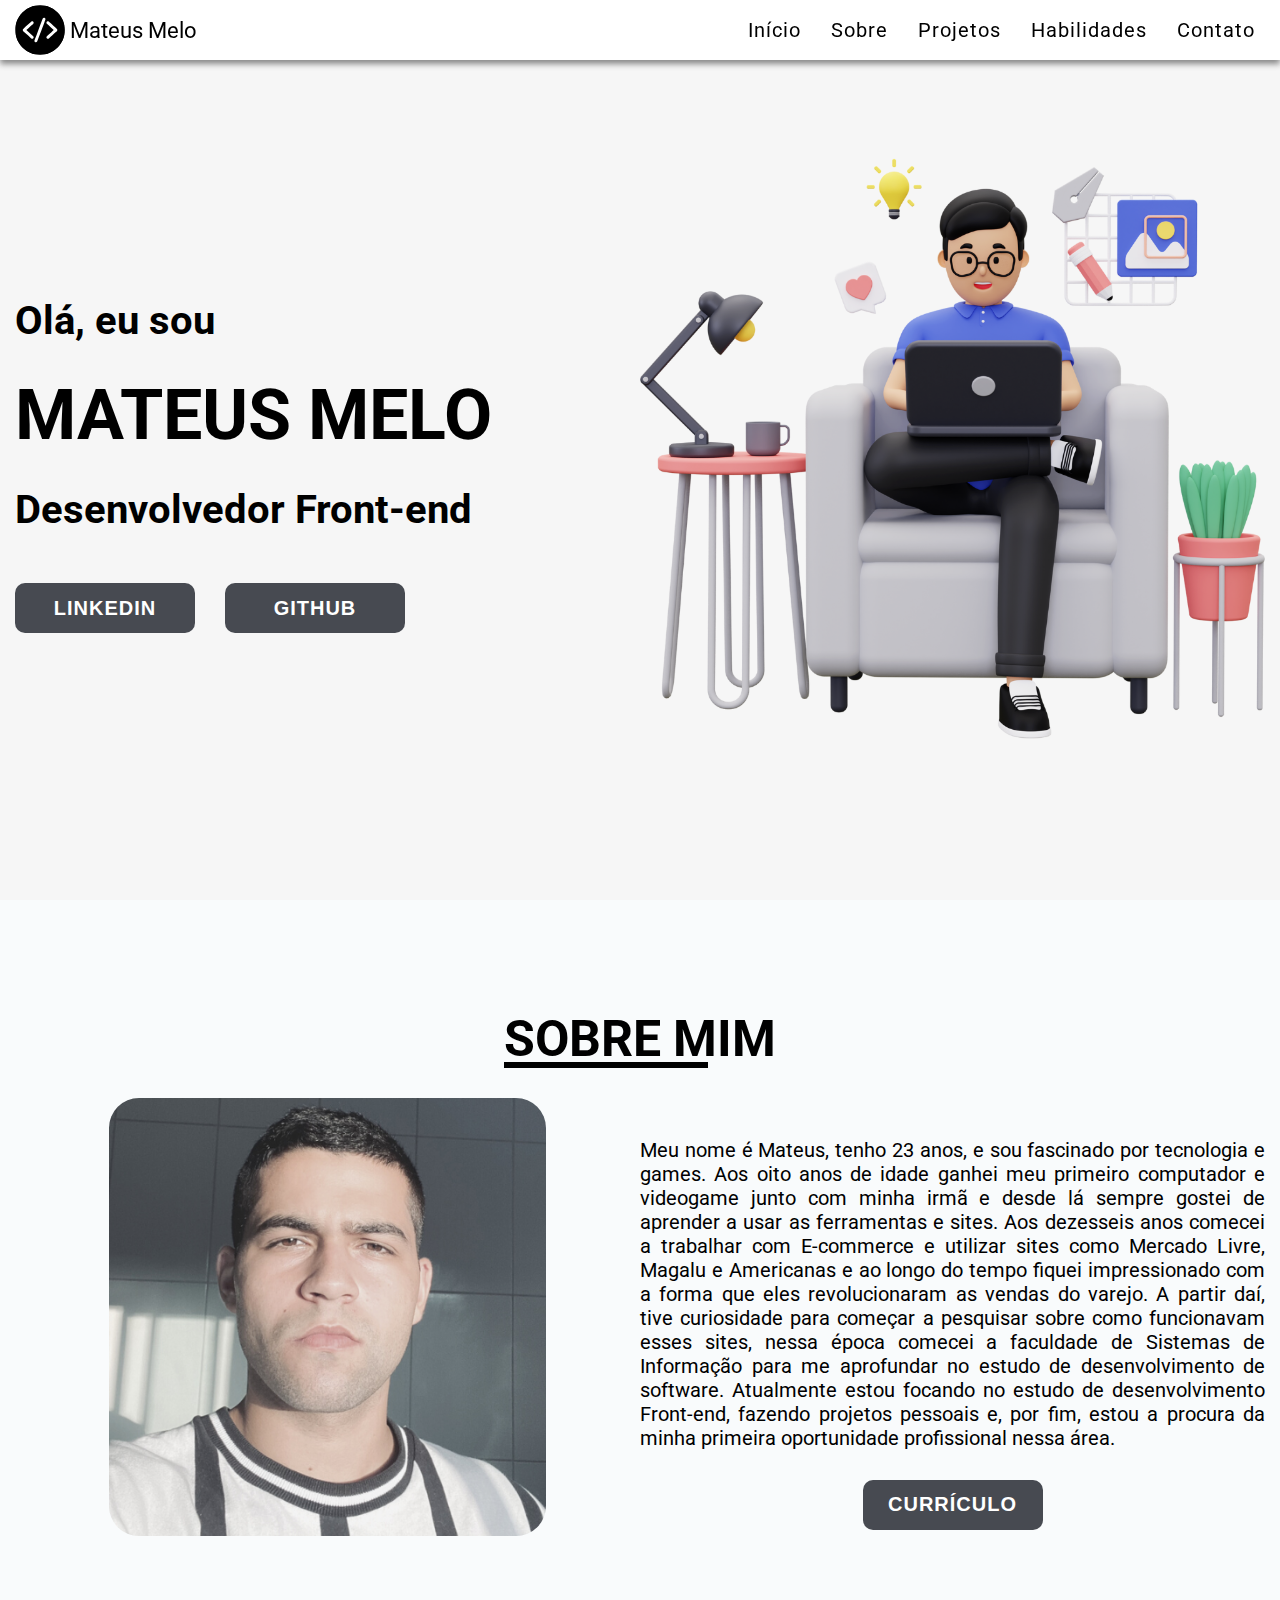
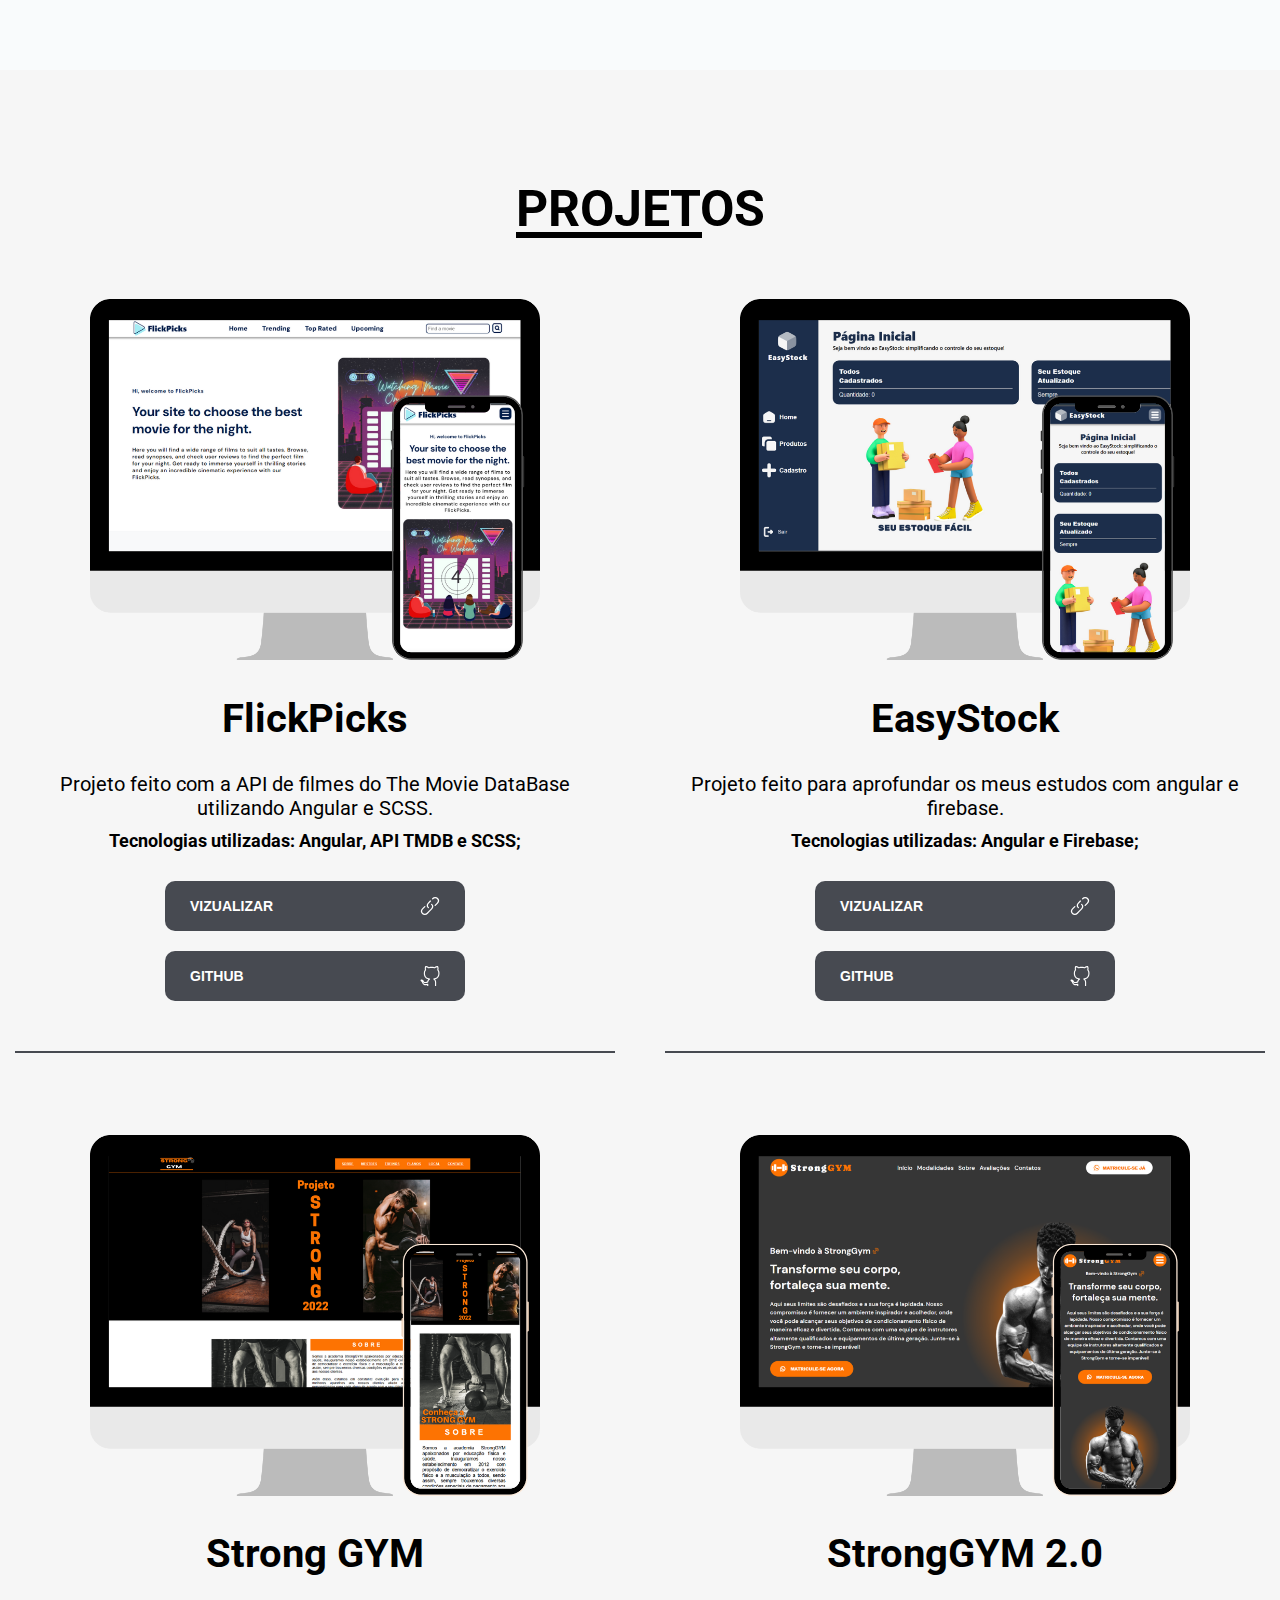
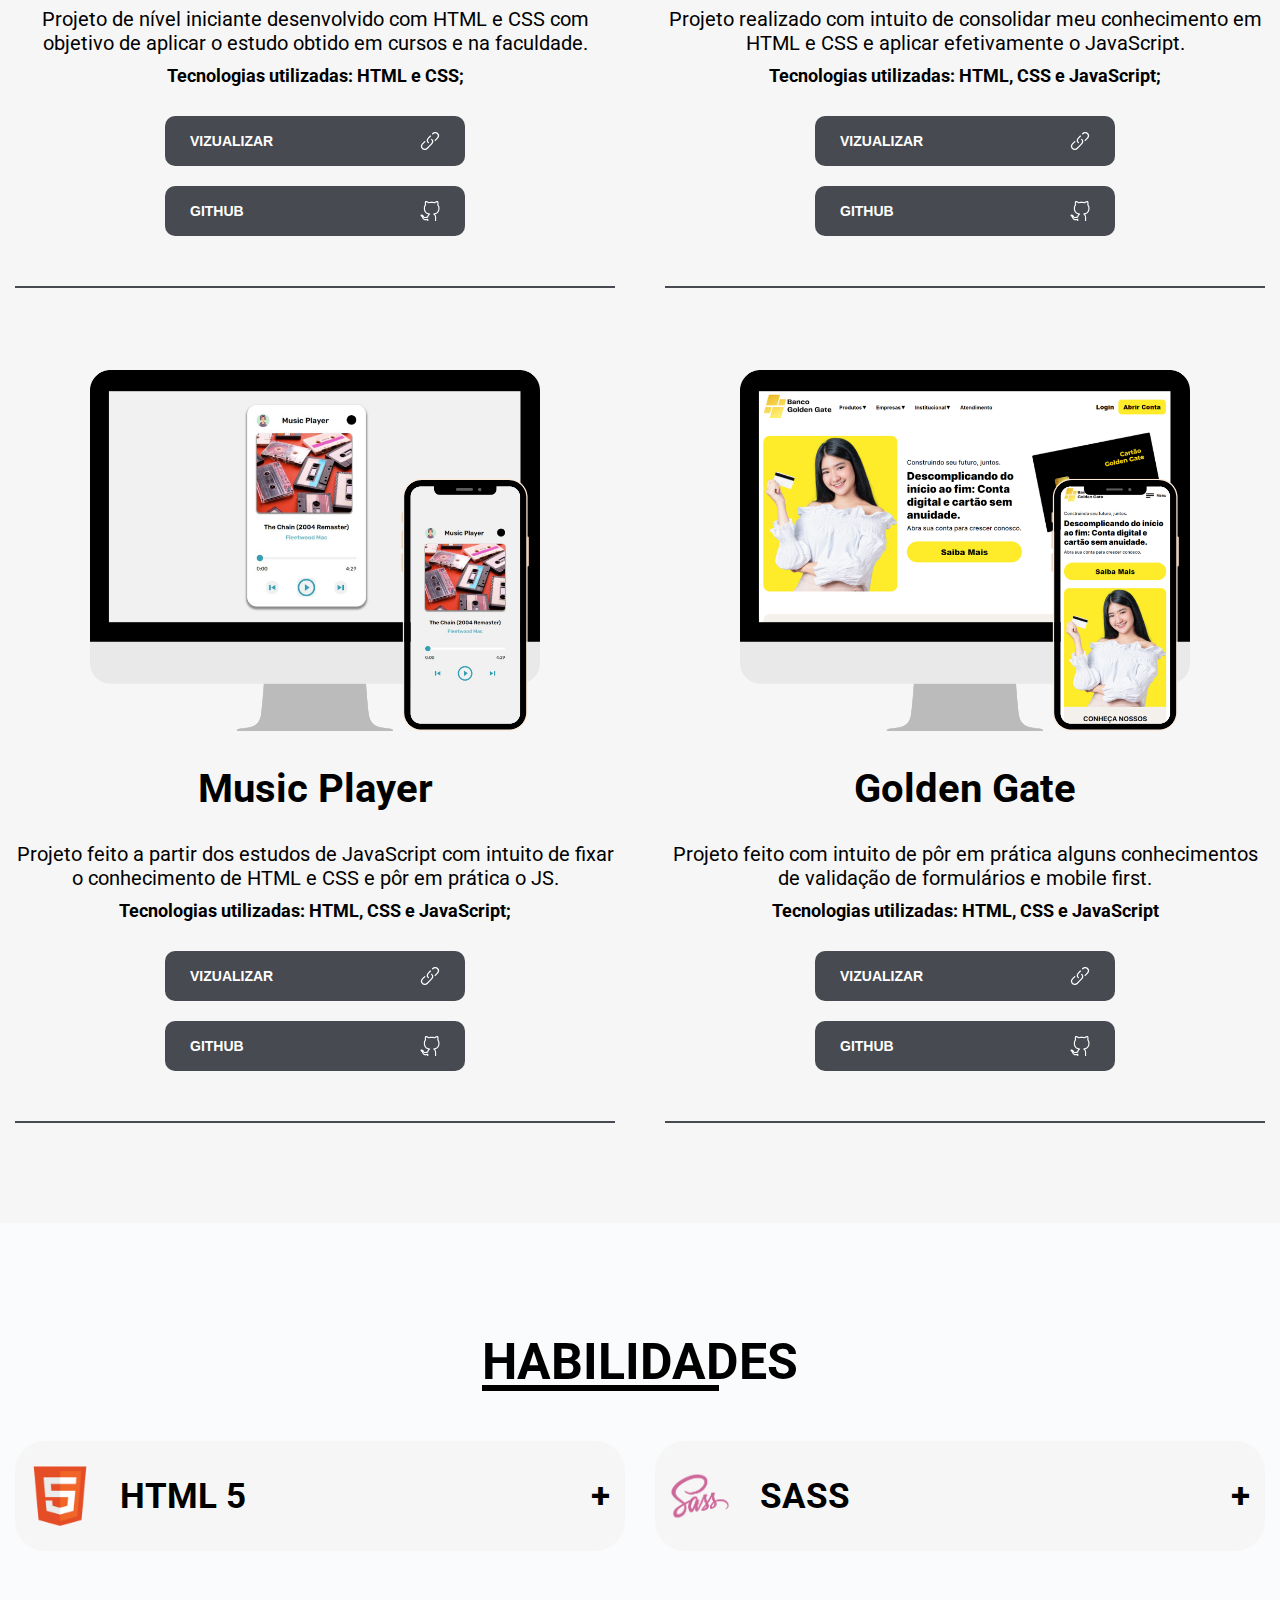
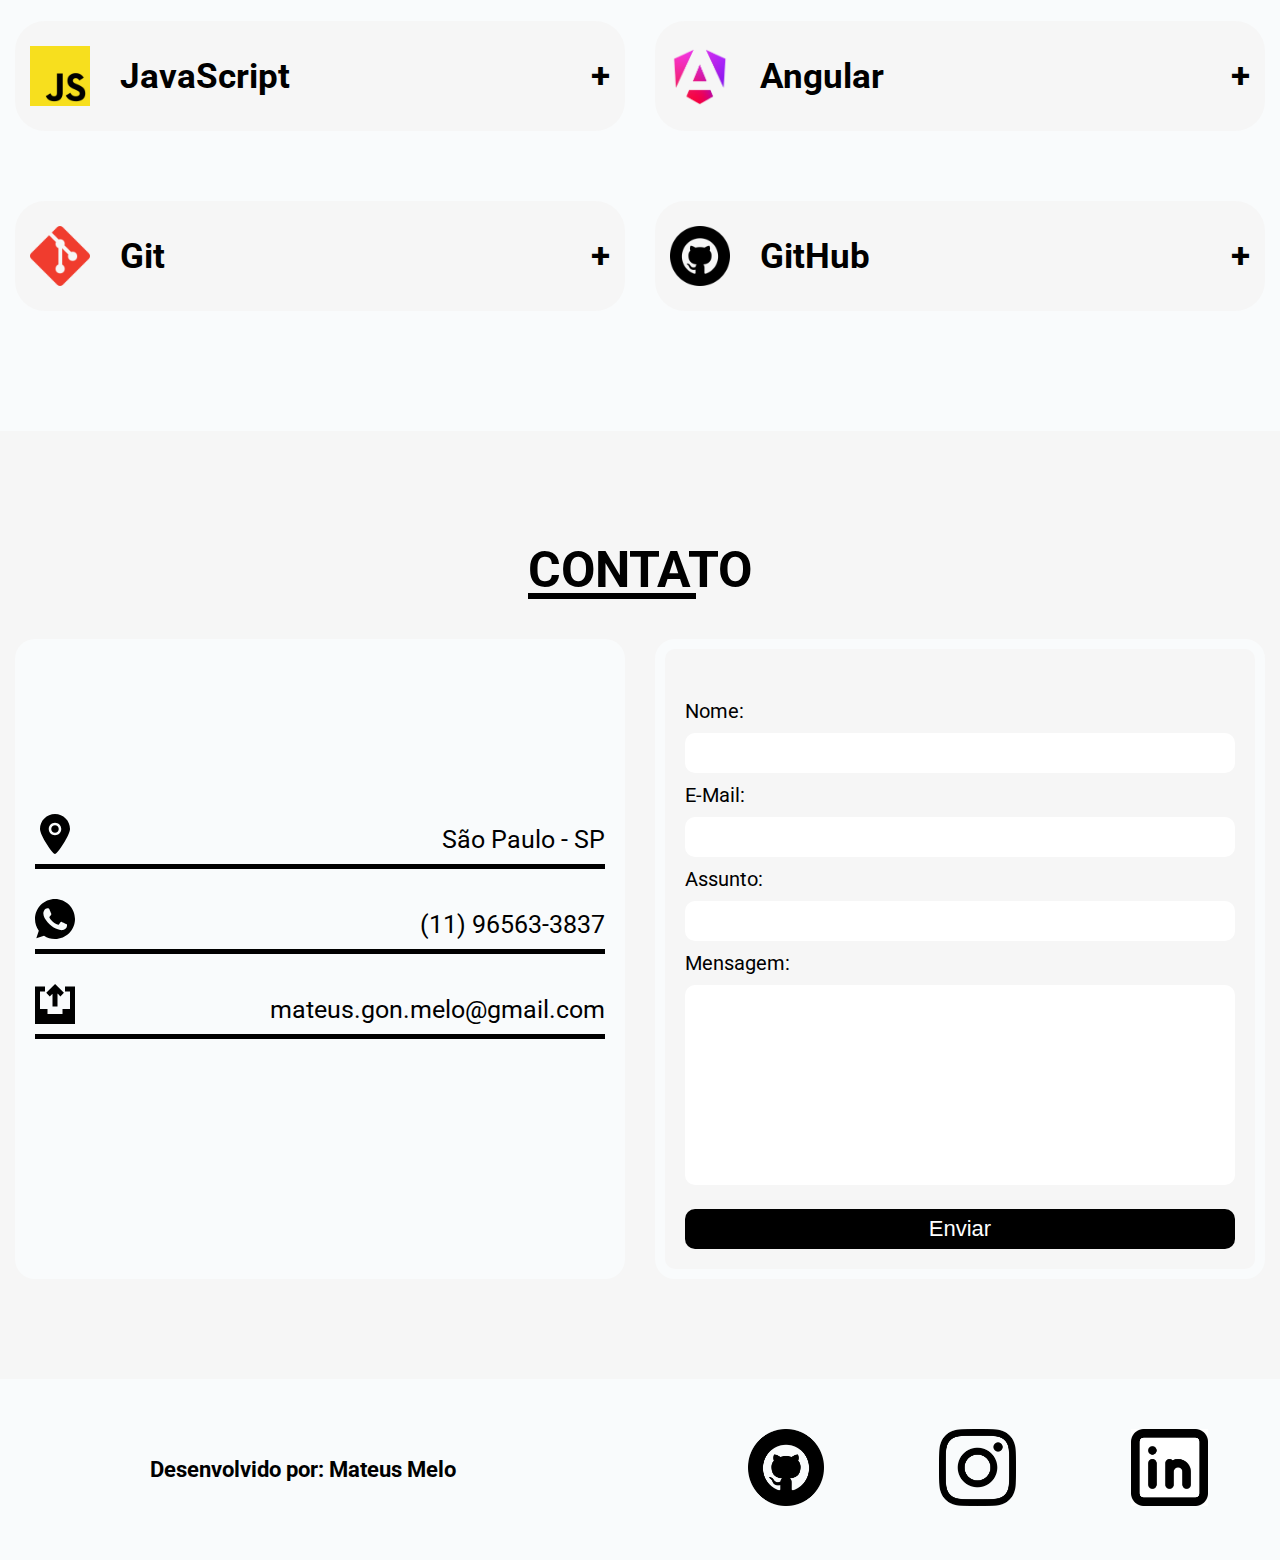
<file: index.html>
<!DOCTYPE html>
<html lang="pt-br">
<head>
    <meta charset="UTF-8">
    <meta name="viewport" content="width=device-width, initial-scale=1.0">
    <title>Meu Portfólio - Mateus Melo</title>
    <link rel="stylesheet" href="assets/style.css">
    <link rel="shortcut icon" href="assets/img/logo.svg" type="image/x-icon">
</head>
<body>

    <header>
        <div class="wrapper">
            <div class="menu">
                <div class="header_logo">
                    <a href="#">
                    <img src="assets/img/logo.svg" alt="">
                    <span>Mateus Melo</span>
                    </a>
                </div>
                
                <div class="header_aside">
                    <div class="header_nav">
                        <ul>
                            <li><a href="#">Início</a></li>
                            <li><a href="#about">Sobre</a></li>
                            <li><a href="#projects">Projetos</a></li>
                            <li><a href="#skills">Habilidades</a></li>
                            <li><a href="#contact">Contato</a></li>
                        </ul>
                    </div>
                </div>

                <div class="mobile_btn">
                    <button id="openMenu"><img class="ico" src="assets/img/open.svg" alt=""></button>
                </div>
            </div>

            <div class="mobile-nav">
                <ul>
                    <li class="nav_item"><a href="#" class="nav-link">Início</a></li>
                    <li class="nav_item"><a href="#about" class="nav-link">Sobre</a></li>
                    <li class="nav_item"><a href="#projects" class="nav-link">Projetos</a></li>
                    <li class="nav_item"><a href="#skills" class="nav-link">Habilidades</a></li>
                    <li class="nav_item"><a href="#contact" class="nav-link">Contato</a></li>
                </ul>
            </div>
        </div>
    </header>

    <div id="hero-section">
        <div class="wrapper">
            <div class="col-a">
                <div class="hero-text">
                    <h2>Olá, eu sou</h2>
                    <h1>Mateus Melo</h1>
                    <h2>Desenvolvedor Front-end</h2>
                </div>
                <div class="hero-btn">
                    <a href="https://www.linkedin.com/in/mateus-melo-036411262" target="_blank"><button>Linkedin</button></a>
                    <a href="https://github.com/TheuZN" target="_blank"><button>GitHub</button></a>
                </div>
            </div>
            <div class="col-b">
                <div class="hero-img">
                    <img src="assets/img/banner2.png" alt="">
                </div>
            </div>
            <div class="scrolldown">
                <a href="#about">
                    <span></span>
                    <span></span>
                </a>
            </div>
        </div>
    </div>

    <section id="about">
        <h1 class="title">Sobre Mim</h1>

        <div class="wrapper">
            <div class="col-a">
                <div class="about-img">
                    <img src="assets/img/eu.png" alt="">
                </div>
            </div>

            <div class="col-b">
                <div class="about-text">
                    <p>
                        Meu nome é Mateus, tenho 23 anos, e sou fascinado por tecnologia e games. Aos oito anos de idade ganhei meu primeiro computador e videogame junto com minha irmã e desde lá sempre gostei de aprender a usar as ferramentas e sites. Aos dezesseis anos comecei a trabalhar com E-commerce e utilizar sites como Mercado Livre, Magalu e Americanas e ao longo do tempo fiquei impressionado com a forma que eles revolucionaram as vendas do varejo. A partir daí, tive curiosidade para começar a pesquisar sobre como funcionavam esses sites, nessa época comecei a faculdade de Sistemas de Informação para me aprofundar no estudo de desenvolvimento de software. Atualmente estou focando no estudo de desenvolvimento Front-end, fazendo projetos pessoais e, por fim, estou a procura da minha primeira oportunidade profissional nessa área.
                    </p>
                    <a class="hero-btn" href="assets/img/Curriculo.pdf" target="_blank"><button>Currículo</button></a>
                </div>
            </div>
        </div>
    </section>

    <section id="projects">
        <h1 class="title">Projetos</h1>

        <div class="wrapper">

            <div class="project-base">
                <div class="project-img">
                    <a href="https://flickpicks-ruby.vercel.app" target="_blank"><img src="assets/img/proj5.png" alt=""></a>
                </div>

                <div class="project-text">
                    <h3>FlickPicks</h3>
                        <p>Projeto feito com a API de filmes do The Movie DataBase utilizando Angular e SCSS.</p>
                        <h4>Tecnologias utilizadas: Angular, API TMDB e SCSS;</h4>
                        <a href="https://flickpicks-ruby.vercel.app" target="_blank"><button class="btn-project">Vizualizar<img class="ico" src="assets/img/ico-link.svg" alt=""></button></a>
                        <a href="https://github.com/TheuZN/flickpicks" target="_blank"><button class="btn-project">GitHub<img class="ico" src="assets/img/ico-git.svg" alt=""></button></a>
                </div>
            </div>

            <div class="project-base">
                <div class="project-img">
                    <a href="https://estoque-two.vercel.app/" target="_blank"><img src="assets/img/proj2.png" alt=""></a>
                </div>

                <div class="project-text">
                    <h3>EasyStock</h3>
                        <p>Projeto feito para aprofundar os meus estudos com angular e firebase.</p>
                        <h4>Tecnologias utilizadas: Angular e Firebase;</h4>
                        <a href="https://estoque-two.vercel.app/" target="_blank"><button class="btn-project">Vizualizar<img class="ico" src="assets/img/ico-link.svg" alt=""></button></a>
                        <a href="https://github.com/TheuZN/estoque" target="_blank"><button class="btn-project">GitHub<img class="ico" src="assets/img/ico-git.svg" alt=""></button></a>
                </div>
            </div>


            <div class="project-base">

                <div class="col-a">
                    <div class="project-img">
                        <a href="https://theuzn.github.io/estudos-html-css/" target="_blank"><img src="assets/img/proj1.png" alt=""></a>
                    </div>
                </div>

                <div class="col-b">
                    <div class="project-text">
                        <h3>Strong GYM</h3>
                            <p>Projeto de nível iniciante desenvolvido com HTML e CSS com objetivo de aplicar o estudo obtido em cursos e na faculdade.</p>
                            <h4>Tecnologias utilizadas: HTML e CSS;</h4>
                            <a href="https://theuzn.github.io/estudos-html-css/" target="_blank"><button class="btn-project">Vizualizar<img class="ico" src="assets/img/ico-link.svg" alt=""></button></a>
                            <a href="https://github.com/TheuZN/estudos-html-css" target="_blank"><button class="btn-project">GitHub<img class="ico" src="assets/img/ico-git.svg" alt=""></button></a>
                    </div>
                </div>
            </div>

            <div class="project-base">
                <div class="project-img">
                    <a href="https://stronggym.netlify.app/" target="_blank"><img src="assets/img/proj4.png" alt=""></a>
                </div>

                <div class="project-text">
                    <h3>StrongGYM 2.0</h3>
                        <p>Projeto realizado com intuito de consolidar meu conhecimento em HTML e CSS e aplicar efetivamente o JavaScript.</p>
                        <h4>Tecnologias utilizadas: HTML, CSS e JavaScript;</h4>
                        <a href="https://stronggym.netlify.app/" target="_blank"><button class="btn-project">Vizualizar<img class="ico" src="assets/img/ico-link.svg" alt=""></button></a>
                        <a href="https://github.com/TheuZN/StrongGYM-2.0" target="_blank"><button class="btn-project">GitHub<img class="ico" src="assets/img/ico-git.svg" alt=""></button></a>
                </div>
            </div>

            <div class="project-base">
                <div class="project-img">
                    <a href="https://theuzn.github.io/Music-Player/" target="_blank"><img src="assets/img/proj3.png" alt=""></a>
                </div>

                <div class="project-text">
                    <h3>Music Player</h3>
                        <p>Projeto feito a partir dos estudos de JavaScript com intuito de fixar o conhecimento de HTML e CSS e pôr em prática o JS.</p>
                        <h4>Tecnologias utilizadas: HTML, CSS e JavaScript;</h4>
                        <a href="https://theuzn.github.io/Music-Player/" target="_blank"><button class="btn-project">Vizualizar<img class="ico" src="assets/img/ico-link.svg" alt=""></button></a>
                        <a href="https://github.com/TheuZN/Music-Player" target="_blank"><button class="btn-project">GitHub<img class="ico" src="assets/img/ico-git.svg" alt=""></button></a>
                </div>
            </div>

            <div class="project-base">
                <div class="project-img">
                    <a href="https://golden-gate-bank.netlify.app/" target="_blank"><img src="assets/img/proj6.png" alt=""></a>
                </div>

                <div class="project-text">
                    <h3>Golden Gate</h3>
                        <p>Projeto feito com intuito de pôr em prática alguns conhecimentos de validação de formulários e mobile first.</p>
                        <h4>Tecnologias utilizadas: HTML, CSS e JavaScript</h4>
                        <a href="https://golden-gate-bank.netlify.app/" target="_blank"><button class="btn-project">Vizualizar<img class="ico" src="assets/img/ico-link.svg" alt=""></button></a>

                        <a href="https://github.com/TheuZN/goldenGate" target="_blank"><button class="btn-project">GitHub<img class="ico" src="assets/img/ico-git.svg" alt=""></button></a>
                </div>
            </div>

        </div>
    </section>

    <section id="skills">
        <h1 class="title">Habilidades</h1>

        <div class="wrapper">
            <div class="accordion">
                <div class="item-accordion">
                    <h3 class="title-accordion"> <img src="assets/img/html.png" alt=""> HTML 5</h3>
                    <p class="text-accordion">Hyper Text Markup Language, ou seja, linguagem de marcação de hipertexto (elementos como textos, imagens e vídeos conectados entre si).Trata-se de uma linguagem de marcação para desenvolver páginas e documentos eletrônicos para a internet, fornecendo informações para usuários, navegadores e mecanismos de busca.<a href="https://br.godaddy.com/blog/o-que-e-html-e-para-que-serve/" target="_blank">Veja mais</a>   
                    </p>                 
                </div>
            </div>

            <div class="accordion">
                <div class="item-accordion">
                    <h3 class="title-accordion"><img src="assets/img/sass.png" alt=""> SASS</h3>
                    <p class="text-accordion">O SASS é uma linguagem de extensão do CSS, a sigla significa “Syntactically Awesome Style Sheets” traduzindo ao pé da letra, folhas de estilo com uma sintaxe incrível. A sua ideia é adicionar recursos especiais como variáveis, mixins, funções e operações e outras opções variadas que iremos comentar. O SASS tem como objetivo tornar o processo de desenvolvimento mais simples e eficiente, agora, veremos alguns exemplos da versatilidade dessa tecnologia.
                    <a href="https://www.ufsm.br/pet/sistemas-de-informacao/2021/09/22/o-que-e-sass-venha-entender-esse-novo-metodo-de-escrever-css" target="_blank">Veja mais</a>
                    </p>                    
                </div>
            </div>

            <div class="accordion">
                <div class="item-accordion">
                    <h3 class="title-accordion"> <img src="assets/img/js.png" alt=""> JavaScript</h3>
                    <p class="text-accordion">JavaScript é uma linguagem de programação de alto nível criada, a princípio, para ser executada em navegadores e manipular comportamentos de páginas web.Segundo a Mozilla Foundation, empresa responsável pela criação do JS, "JavaScript é uma linguagem de programação, leve, interpretada, orientada a objetos, baseada em protótipos e em first-class functions (funções de primeira classe), mais conhecida como a linguagem de script da Internet".
                    <a href="https://kenzie.com.br/blog/javascript/" target="_blank">Veja mais</a>
                    </p>                    
                </div>
            </div>

            <div class="accordion">
                <div class="item-accordion">
                    <h3 class="title-accordion"><img src="assets/img/angular.png" alt=""> Angular</h3>
                    <p class="text-accordion">Angular é um framework de código aberto desenvolvido pelo Google para a criação de aplicativos dinâmicos e interativos da web. Ele se baseia em TypeScript, uma linguagem superset do JavaScript, e utiliza uma abordagem orientada a componentes para a construção de interfaces. O Angular oferece uma estrutura sólida para desenvolvimento, incluindo suporte a gerenciamento de estado, roteamento, validação de formulários e muito mais.
                    <a href="https://www.alura.com.br/artigos/angular-js" target="_blank">Veja mais</a>
                    </p>                    
                </div>
            </div>

            <div class="accordion">
                <div class="item-accordion">
                    <h3 class="title-accordion"> <img src="assets/img/git.png" alt=""> Git</h3>
                    <p class="text-accordion">GIT é um Sistema de Controle de Versões Distribuído ou DVCS. Estes sistemas de controle possuem a função de registrar quaisquer alterações feitas em cima de um código, armazenando essas informações e permitindo que, caso seja necessário, um programador possa regredir a versões anteriores de uma aplicação de modo simples e rápido. Este tipo de sistema também simplifica muito o processo de compartilhamento de um projeto com um time, por exemplo, ou com outros programadores.
                    <a href="https://kenzie.com.br/blog/o-que-e-git/" target="_blank">Veja mais</a>
                    </p>                    
                </div>
            </div>

            <div class="accordion">
                <div class="item-accordion">
                    <h3 class="title-accordion"> <img src="assets/img/icon-github.png" alt=""> GitHub</h3>
                    <p class="text-accordion">GitHub é um serviço baseado em nuvem que hospeda um sistema de controle de versão (VCS) chamado Git. Ele permite que os desenvolvedores colaborem e façam mudanças em projetos compartilhados enquanto mantêm um registro detalhado do seu progresso. Um sistema de controle de versão ajuda a acompanhar as mudanças feitas no código base. E mais, ele também registra quem efetuou a mudança e permite a restauração do código removido ou modificado.
                    <a href="https://www.hostinger.com.br/tutoriais/o-que-github" target="_blank">Veja mais</a>
                    </p>                    
                </div>
            </div>

        </div>
    </section>

    <section id="contact">
        <h1 class="title">Contato</h1>
        <div class="wrapper">
            <div class="col-a">
                <div class="contact-card">
                    <div class="contact-info">
                        <img src="assets/img/ico-loca.svg" alt="">
                        <span>São Paulo - SP</span>
                    </div>

                    <div class="contact-info">
                        <img src="assets/img/ico-whatsapp.svg" alt="">
                        <span>(11) 96563-3837</span>
                    </div>

                    <div class="contact-info">
                        <img src="assets/img/ico-email.svg" alt="">
                        <span>mateus.gon.melo@gmail.com</span>
                    </div>
                </div>
            </div>

            <div class="col-b">
                <div class="contact-form">
                    <div class="massage-form">
                        <h3>Mensagem</h3>
                        <span>Envie uma mensagem, <br> será um prazer respondê-lo.</span>
                    </div>
                    <form action="https://formsubmit.co/mateus.gon.melo@gmail.com" method="POST">
                        <fieldset>
                            <label for="name">Nome:</label>
                            <input type="text" name="name" minlength="6" required>
                            <span class="message"></span>
                        </fieldset>
                        <fieldset>
                            <label for="email">E-Mail:</label>
                            <input type="email" name="email" minlength="4" required>
                            <span class="message"></span>
                        </fieldset>
                        <fieldset>
                            <label for="subject">Assunto:</label>
                            <input type="text" name="subject" required>
                            <span class="message"></span>
                        </fieldset>
                        <fieldset>
                            <label for="message">Mensagem:</label>
                            <textarea name="message" id="message" cols="30" rows="10" required></textarea>
                            <span class="message"></span>
                        </fieldset>
                        <input type="hidden" name="_captcha" value="false">
                        <input type="hidden" name="_next" value="https://theuzn.github.io/meuportfolio/next.html">
                        <div>
                            <input class="send-button" value="Enviar" type="submit">
                        </div>
                    </form>
                </div>
            </div>
        </div>
    </section>

    <footer>
        <div class="wrapper">
                <div class="footer-contact">
                    <h4>Desenvolvido por: Mateus Melo</span>
                </div>

                <div class="footer-ico">
                    <a href="https://github.com/TheuZN" target="_blank"><img src="assets/img/icon-github.png" alt=""></a>
                    <a href="https://www.instagram.com/mateus_gmelo/" target="_blank"><img src="assets/img/icon-instagram.png" alt=""></a>
                    <a href="https://www.linkedin.com/in/mateus-melo-036411262" target="_blank"><img src="assets/img/icon-linkedin.png" alt=""></a>
                </div>
            </div>
    </footer>

    <script src="assets/script.js"></script>

</body>
</html>
</file>
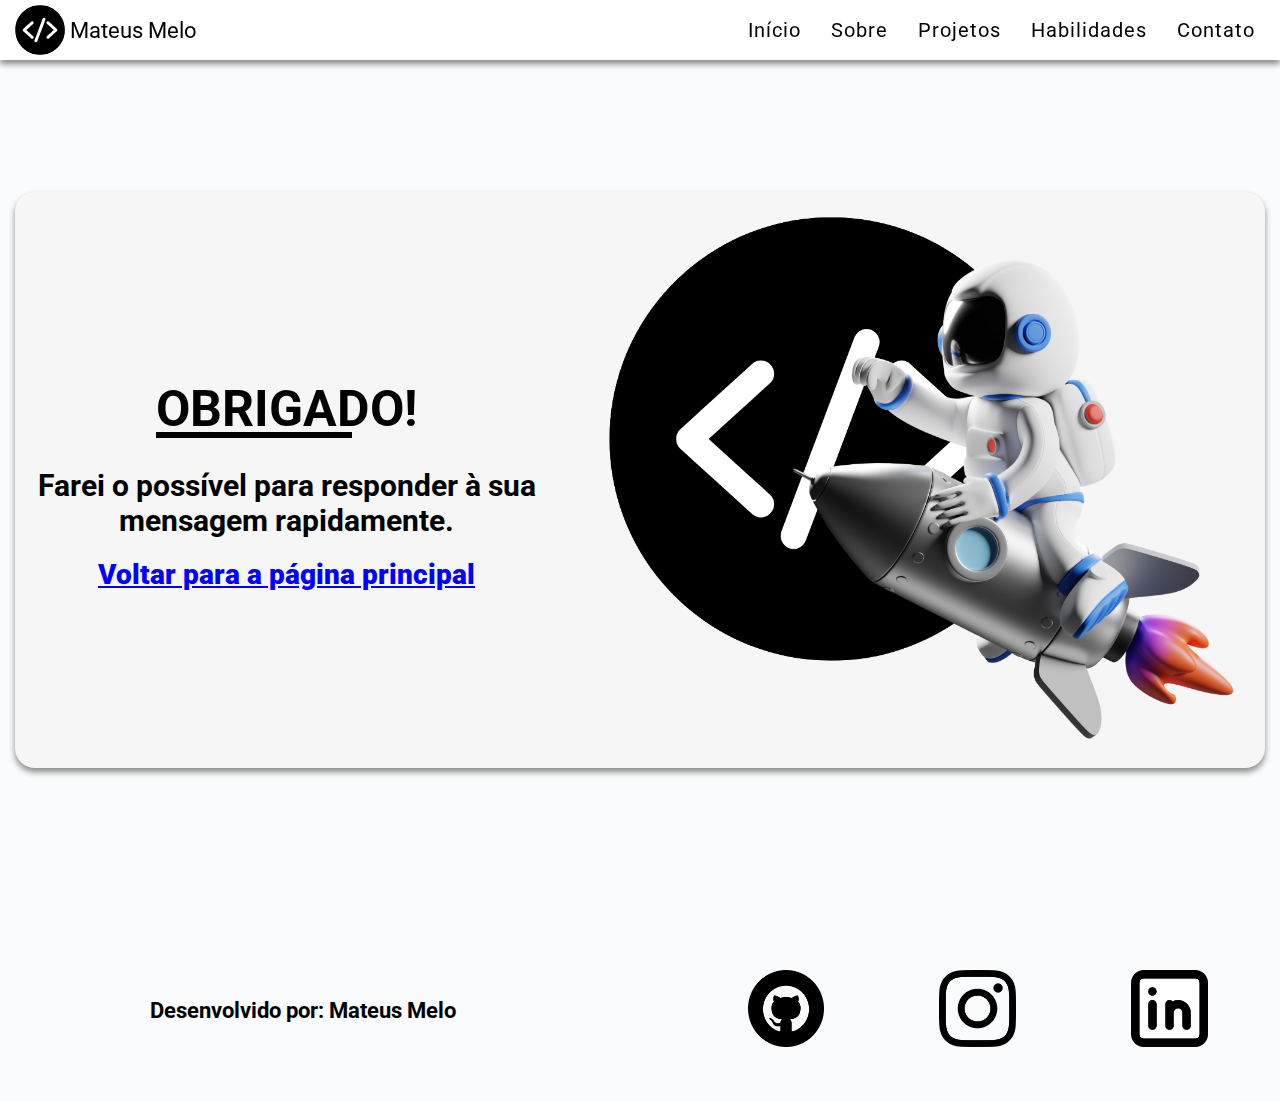
<file: next.html>
<!DOCTYPE html>
<html lang="pt-br">
<head>
    <meta charset="UTF-8">
    <meta name="viewport" content="width=device-width, initial-scale=1.0">
    <title>Meu Portfólio - Mateus Melo</title>
    <link rel="stylesheet" href="assets/style.css">
    <link rel="shortcut icon" href="assets/img/logo.svg" type="image/x-icon">
</head>
<body>

    <header>
        <div class="wrapper">
            <div class="menu">
                <div class="header_logo">
                    <a href="index.html">
                    <img src="assets/img/logo.svg" alt="">
                    <span>Mateus Melo</span>
                    </a>
                </div>
                
                <div class="header_aside">
                    <div class="header_nav">
                        <ul>
                            <li><a href="index.html">Início</a></li>
                            <li><a href="index.html#about">Sobre</a></li>
                            <li><a href="index.html#projects">Projetos</a></li>
                            <li><a href="index.html#skills">Habilidades</a></li>
                            <li><a href="index.html#contact">Contato</a></li>
                        </ul>
                    </div>
                </div>

                <div class="mobile_btn">
                    <button id="openMenu"><img class="ico" src="assets/img/open.svg" alt=""></button>
                </div>
            </div>

            <div class="mobile-nav">
                <ul>
                    <li class="nav_item"><a href="index.html" class="nav-link">Início</a></li>
                    <li class="nav_item"><a href="#index.html#about" class="nav-link">Sobre</a></li>
                    <li class="nav_item"><a href="#index.html#projects" class="nav-link">Projetos</a></li>
                    <li class="nav_item"><a href="#index.html#skills" class="nav-link">Habilidades</a></li>
                    <li class="nav_item"><a href="#index.html#contact" class="nav-link">Contato</a></li>
                </ul>
            </div>
        </div>
    </header>

    <section id="next-section">
        <div class="wrapper">
            <div class="next">
                    <div class="next-text">
                        <h1 class="title">Obrigado!</h1>
                        <h3>Farei o possível para responder à sua mensagem rapidamente.</h3>
                        <a href="index.html">Voltar para a página principal</a>
                    </div>
                    <div class="next-img">
                        <img src="assets/img/banner3.png" alt="">            
                    </div>
            </div>
        </div>
    </section>


    <footer>
        <div class="wrapper">
                <div class="footer-contact">
                    <h4>Desenvolvido por: Mateus Melo</span>
                </div>

                <div class="footer-ico">
                    <a href="https://github.com/TheuZN" target="_blank"><img src="assets/img/icon-github.png" alt=""></a>
                    <a href="https://www.instagram.com/mateus_gmelo/" target="_blank"><img src="assets/img/icon-instagram.png" alt=""></a>
                    <a href="https://www.linkedin.com/in/mateus-melo-036411262" target="_blank"><img src="assets/img/icon-linkedin.png" alt=""></a>
                </div>
            </div>
    </footer>

    <script src="assets/script.js"></script>
</body>
</html>
</file>
<file: assets/style.css>
@import url('https://fonts.googleapis.com/css2?family=Roboto:wght@700&display=swap');

/* GERAL */

* {
    margin: 0;
    padding: 0;
    box-sizing: border-box;
}

:root {
    font-size: 62.5%;
}

html {
    scroll-behavior: smooth;
}

html,
body {
    width: 100%;
    height: 100%;
}

body {
    font-family:'Roboto', sans-serif;
    font-size: 1.6rem;
    text-align: center;
    overflow: overlay;
    background-color: #f9fbfc;
}

img {
    max-width: 100%;
}

a {
    text-decoration: none;
}


li {
    list-style: none;
}

.wrapper {    
    width: min(50rem, 100%);
    margin-inline: auto;
    padding-inline: 1.5rem;
}

button {
    border: none;
    cursor: pointer;
    margin-inline: auto;
}

section {
    padding-block: 7rem;
}

.title {
    font-size: 4rem;
    text-transform: uppercase;
    margin: 1rem 0 3rem;
    position: relative;
    display: inline-block;
}

.title::after {
    content: "";
    position: absolute;
    bottom: 0;
    left: 0;
    width: 75%; 
    height: 0.6rem; 
    background-color: #000; 
}

.ico {
    width: 2rem;
}

fieldset {
    border:none
}

label {
    display: block;
    margin-block: 1rem;
    font-size: 2rem;
    text-align: left;
}

input {
    height: 4rem;
    padding-inline: 1rem;
    font-size: 1.6rem;
}

textarea {
    padding: 1rem;
    font-size: 1.6rem;
    font-family:sans-serif;
    resize: none; 
}

input, select, textarea {
    outline: 0;
    width: 100%;
    border: none;
    border-radius: 1rem;
}

/* HEADER */

header {
    width: 100%;
    position: fixed;
    background: white;
    box-shadow: 0 4px 6px 0 #888;
    display: flex;
    align-items: center;
    padding-block: 0.5rem;
    z-index: 100;
}

.menu {
    display: flex;
    justify-content: space-between;
    align-items: center;
    z-index: 100;
}

.header_logo {
    display: flex;
    align-items: center;
    font-size: 2.2rem;
}

.header_logo img {
    display: flex;
    align-items: center;
    width: 5rem;
    margin-right: 0.5rem;
}

.header_logo a {
    display: flex;
    align-items: center;
    color: black;
}

.mobile_btn img {
    display: flex;
    align-items: center;
    width: 5rem;

    padding-top: 0.5rem;
}

.header_aside {
    display: flex;
    display: none;
}

.header_nav {
    display: flex;
    font-size: 18px;
}

.header_nav ul {
    display: flex;
}

.header_nav ul li {
    display: flex;
    padding-right: 1rem;
}

.header_nav ul li:last-child {
    padding-right: 0; 
}

.header_nav ul li a {
    color: black;
    font-size: 2rem;
    letter-spacing: 0.1rem;
    padding: 1rem;
}

.header_nav ul li a:hover {
    background-color: #f6f6f6;
    border-radius: 1rem;
}

.mobile_btn button {
    background: none;
}

.mobile-nav {
    display: none;
}

.open {
    display: block;
}

.nav_item {
    color: black;
    font-size: 2.2rem;
    letter-spacing: 0.1rem;
    margin-bottom: 1rem;
}

.nav_item a {
    color: black;
}

/* HERO-SECTION */

#hero-section {
    background-color: #f6f6f6;
    padding-block: 12rem;
    display: flex;
    align-items: center;
}

.hero-text {
    padding-bottom: 3rem;
}

.hero-text h1 {
    font-size: 4.2rem;
    padding-block: 3rem;
    text-transform: uppercase;
}

.hero-text h2 {
    font-size: 2.8rem;
}

.hero-img {
    display: none;
    padding-bottom: 3rem;
}

.hero-btn {
    display: flex;
    flex-direction: column;
    gap: 3rem;
    margin-top: 2rem;
}

.hero-btn button {
    width: 50%;
    height: 5rem;
    border-radius: 1rem;
    font-size: 1.4rem;
    color: white;
    background-color: #474a51;
    font-weight: 900;
    text-transform: uppercase;
}

.hero-btn button:hover {
    opacity: 0.8;
}

.scrolldown {
    position: absolute;
    bottom: 2rem;
    left: 50%;
    width: 4rem;
    height: 4rem;
    transform: translateY(-4rem) translateX(-50%) rotate(45deg);
    display: none;
}

.scrolldown span {
    position: absolute;
    top: 0;
    left: 0;
    display: block;
    width: 100%;
    height: 100%;
    border-bottom: 0.2rem solid black;
    border-right: 0.2rem solid black;
    animation: animate 1.5s linear infinite;
    opacity: 0;
}


.scrolldown span:nth-child(1) {
    transform: translate(0,0);
    animation-delay: 0.2s;

}

.scrolldown span:nth-child(2) {
    transform: translate(1.5rem, 1.5rem);
    animation-delay: 0s;
}

@keyframes animate {
    0% {
        top: -0.5rem;
        left: -0.5rem;
        opacity: 0;
    }
    25% {
        top: 0;
        left: 0;
        opacity: 1;
    }
    50%, 100% {
        top: -0.5rem;
        left: -0.5rem;
        opacity: 0;
    }
}

/* ABOUT */

.about-img img {
    border-radius: 3rem;
    margin-bottom: 3rem;
    max-width: 80%;
}

.about-text p {
    margin-bottom: 3rem;
    font-size: 2rem;
}

/* PROJECTS */

#projects {
    background-color: #f6f6f6;
}

.project-base {
    border-bottom: 2px solid #474a51;
    padding-block: 3rem;
}

.project-img a img {
    margin-bottom: 3rem;
}

.project-text h3 {
    font-size: 3rem;
    margin-bottom: 3rem;
}

.project-text p {
    font-size: 2rem;
    margin-bottom: 1rem;
}

.project-text h4 {
    font-size: 1.8rem;
    margin-bottom: 3rem;
}

.project-text button {
    margin-bottom: 2rem;
    width: 50%;
    height: 5rem;
    border-radius: 1rem;
    font-size: 1.4rem;
    color: white;
    background-color: #474a51;
    font-weight: 900;
    text-transform: uppercase;
}

.project-text button:hover {
    opacity: 0.8;
}

.btn-project {
    display: flex;
    justify-content: space-between;
    align-items: center;
    padding-inline: 2.5rem;
}

/* SKILLS */

#skills a {
    color: #0000ff;
    font-weight: 900;
    text-decoration: underline;
}

#skills img {
    width: 5rem;
    margin: 10px 30px 10px 0;
}

.accordion {
    margin: 0 auto;
    padding-top: 2rem;
    padding-bottom: 2rem;
}

.item-accordion {
    background-color: #f6f6f6;
    padding: 1.5rem;
    border-radius: 3rem;
}

.title-accordion{
    display: flex;
    align-items: center;
    cursor: pointer;
    font-size: 2.5rem;
}

.title-accordion::after{
    content: "+";
    font-size: 3.5rem;
    margin-left: auto;
}

.activite-accordion::after{
    content: "-";
}

.text-accordion{
    max-height: 0;
    overflow: hidden;
    transition: 500ms ease max-height;
    font-size: 20px;
    text-align: justify;
}

/* CONTACT */

#contact {
    background-color: #f6f6f6;
}

#contact .title {
    margin-bottom: 2rem;
}

.contact-card {
    display: flex;
    flex-direction: column;
    padding: 2rem;
    gap: 3rem;
}

.contact-info {
    display: flex;
    align-items: center;
    justify-content: space-between;
    border-bottom: 0.5rem solid black;
}

.contact-info img {
    width: 4rem; 
    margin-bottom: 1rem;
}

.contact-info span {
    font-size: 1.8rem;
}

.contact-form {
    text-align: left;
}


.contact-form h3 {
    font-size: 3rem;
    margin-block: 2rem;
}

.contact-form .massage-form span {
    margin-bottom: 3rem;
    font-size: 2rem;
}

form {
    margin-top: 2rem;
}

.send-button {
    background-color: #000;
    color: white;
    font-size: 2.2rem;
    margin-top: 2rem;
    cursor: pointer;
}

.message {
    color: red;
    font-size: 1.5rem;
}

/* FOOTER */

footer {
    padding-block: 5rem;
}

.footer-contact {
    font-size: 1.8rem;
}

.footer-ico {
    display: flex;
    gap: 2rem;
    margin-top: 2rem;
}

.footer-ico a img {
    width: 50%;
}

/* NEXT-PAGE */

.next {
    display: flex;
    flex-direction: column;    
    gap: 6rem;
}

.next-text {
    margin-top: 6rem;
}

.next-text h3 {
    font-size: 2.2rem;
    margin-bottom: 2rem;
}

.next-text a {
    display: block;
    color: #0000ff;
    font-weight: 900;
    text-decoration: underline;
    font-size: 2rem;

}

/* EDIT SCROOL */

::-webkit-scrollbar {
    width: 11px;
}

::-webkit-scrollbar-track {
    background-color: transparent;
}

::-webkit-scrollbar-thumb {
    background-color: #474a51;
    border-radius: 25px;
    border: 2px solid white;
}

/* MEDIA QUERIES */

@media screen and (max-width: 380px) {

    .mobile_btn img {
        width: 3.5rem;
    }

    .header_logo img {
        width: 3.5rem;
    }

    .title {
        font-size: 3rem;
    }

    .title-accordion{
        display: flex;
        align-items: center;
        cursor: pointer;
        font-size: 1.8rem;
    }

    .ico {
        display: none;
    }

    .btn-project {
        display: initial;
        align-items: initial;
        padding-inline: initial;
    }

    .scrolldown {
        position: absolute;
        bottom: 1rem;
        left: 50%;
        width: 2rem;
        height: 2rem;
        transform: translateY(-4rem) translateX(-50%) rotate(45deg);
    }
    
    .hero-text h1 {
        padding-block: 1.5rem;
    }

    .hero-text {
        padding-block: 1.5rem;
    }

    .contact-info span {
        font-size: 1.2rem;
    }

    .contact-info img {
        width: 3rem;
    }

    .contact-form span {
    font-size: 1.7rem;
    }
}

/*=== MEDIA QUERIES 1024px =================================*/

@media screen and (min-width: 1024px) {

    .wrapper {
        width: min(130rem, 100%);
        display: grid;
    }

    .header_aside {
        display: block;
    }

    .mobile_btn {
        display: none;
    }

    section {
        padding-block: 10rem;
    }

    .title {
        font-size: 5rem;
    }

    /*=== HERO SECTION 1024px =================================*/

    .hero-img {
        display: block;
    }

    #hero-section {
        height: 100vh;
    }

    #hero-section .wrapper {
        grid-template-columns: 1fr 1fr;
        grid-template-areas:
        'A B';
        padding-top: 3rem;
    }

    #hero-section .col-a {
        grid-area: A;
        text-align: left;
        align-self: center;    
    }

    #hero-section .col-a h1 {
        font-size: 7rem;   
    }

    #hero-section .col-a h2 {
        font-size: 4rem;   
    }
    
    #hero-section .col-b {
        grid-area: B;
        align-self: center;

    }

    #hero-section .hero-btn {
        flex-direction: row;
        justify-content: left;
    }

    .hero-btn button {
        width: 18rem;
        height: 5rem;
        font-size: 2rem;
        letter-spacing: 0.1rem;
    }

    .scrolldown {
        display: block;
    }

    /*=== ABOUT 1024px =================================*/

#about .wrapper {
    grid-template-columns: 1fr 1fr;
    grid-template-areas:
    'A B';
}

#about .col-a {
    grid-area: A;
    align-self: center;
}

.col-a .about-img img {
    max-width: 70%;
}

#about .col-b {
    grid-area: B;
    align-self: center;
}

.col-b .about-text {
    text-align:justify;
}

    /*=== PROJECTS 1024px =================================*/

#projects .wrapper {
    grid-template-columns: 1fr 1fr;
    gap: 5rem;
}

.project-text h3 {
    font-size: 4rem;    
}

.project-img a img {
    width: 75%;
}

    /*=== SKILLS 1024px =================================*/

#skills .wrapper {
    grid-template-columns: 1fr 1fr;
    gap: 3rem;
}

.title-accordion {
    font-size: 3.5rem;    
}
    
#skills img {
    width: 6rem;
}

    /*=== CONTACT 1024px =================================*/

#contact .wrapper {
    grid-template-columns: 1fr 1fr;
    gap: 3rem;
    grid-template-areas:
    'A B';
}

#contact .title {
    margin-bottom: 4rem;
} 

#contact .col-a {
    grid-area: A;
    height: 100%;
}

.contact-card {
    margin-top: 15.5rem;
}

.contact-info span {
    font-size: 2.5rem;
}

.contact-form {
    padding: 2rem;
    border: 1rem solid #f9fbfc;
    border-radius: 2rem;
}

#contact .col-b {
    grid-area: B;
}

#contact .col-a {
    background-color: #f9fbfc;
    border-radius: 2rem;
}

.massage-form {
    display: none;
}

    /*=== FOOTER 1024px =================================*/

footer .wrapper {
    grid-template-columns: 1fr 1fr;
    gap: 10rem;
    align-items: center;
}

.footer-contact h4 {
    font-size: 2.2rem;
}

.footer-ico {
    gap: 0;
    margin-top: 0;
}

.footer-ico a img {
    width: 40%;
}

    /*=== NEXT-PAGE 1024px =================================*/

    #next-section .wrapper {
        height: 80vh;
        align-items: center;
        justify-content: space-between;
    
    }
    
    .next {
        display: flex; 
        flex-direction: row; 
        background-color: #f6f6f6;
        box-shadow: 0 4px 6px 0 #888;
        padding: 2rem;
        border-radius: 2rem;
        margin-top: 4rem;
    }
    
    .next-text {
        margin-top: auto;
        margin-bottom: auto;
    }
    
    .next-text h3 {
        font-size: 3rem;
        margin-bottom: 2rem;
    }
    
    .next-text a {
        display: block;
        color: #0000ff;
        font-weight: 900;
        text-decoration: underline;
        font-size: 2.8rem;
    
    }
}

    .half-underlined {
        position: relative;
        display: inline-block;
      }
      
    .half-underlined::after {
        content: "";
        position: absolute;
        bottom: 0;
        left: 0;
        width: 75%;
        height: 5px;
        background-color: #000; 
      }
</file>
